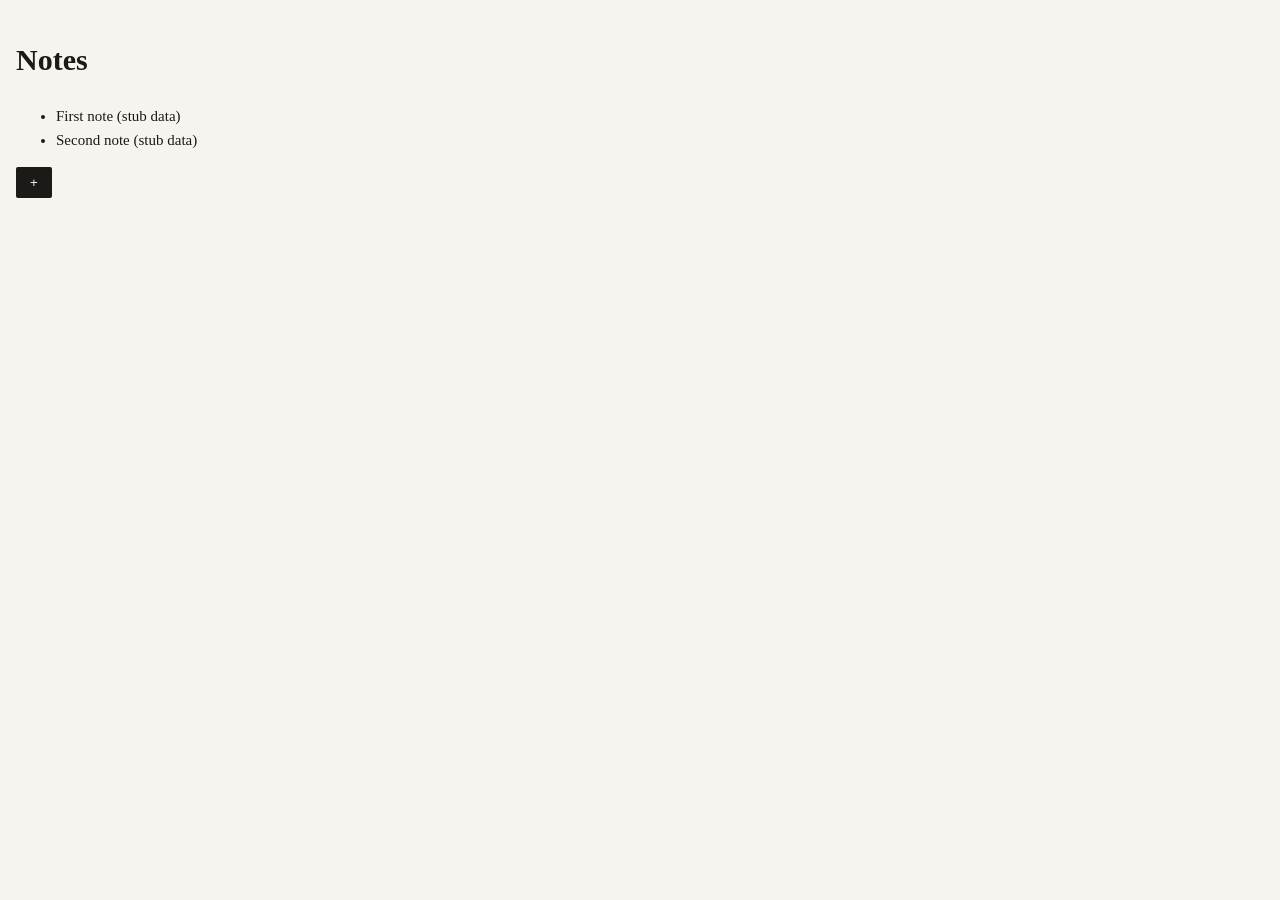
<file: web/index.html>
<!doctype html><html lang="en"><head><meta charset="utf-8"><meta name="viewport" content="width=device-width, initial-scale=1">
<title>Notes</title><link rel="stylesheet" href="tokens.css"><link rel="stylesheet" href="style.css"></head>
<body><main><h1>Notes</h1><ul id="list"></ul><p id="empty" hidden>No notes yet</p>
<button type="button" aria-label="Add note" title="Add note">+</button></main>
<script>
const empty = new URLSearchParams(location.search).get('state') === 'empty'
const notes = empty ? [] : ['First note (stub data)', 'Second note (stub data)']
for (const n of notes) { const li = document.createElement('li'); li.textContent = n; document.getElementById('list').append(li) }
document.getElementById('empty').hidden = notes.length > 0
</script></body></html>
</file>
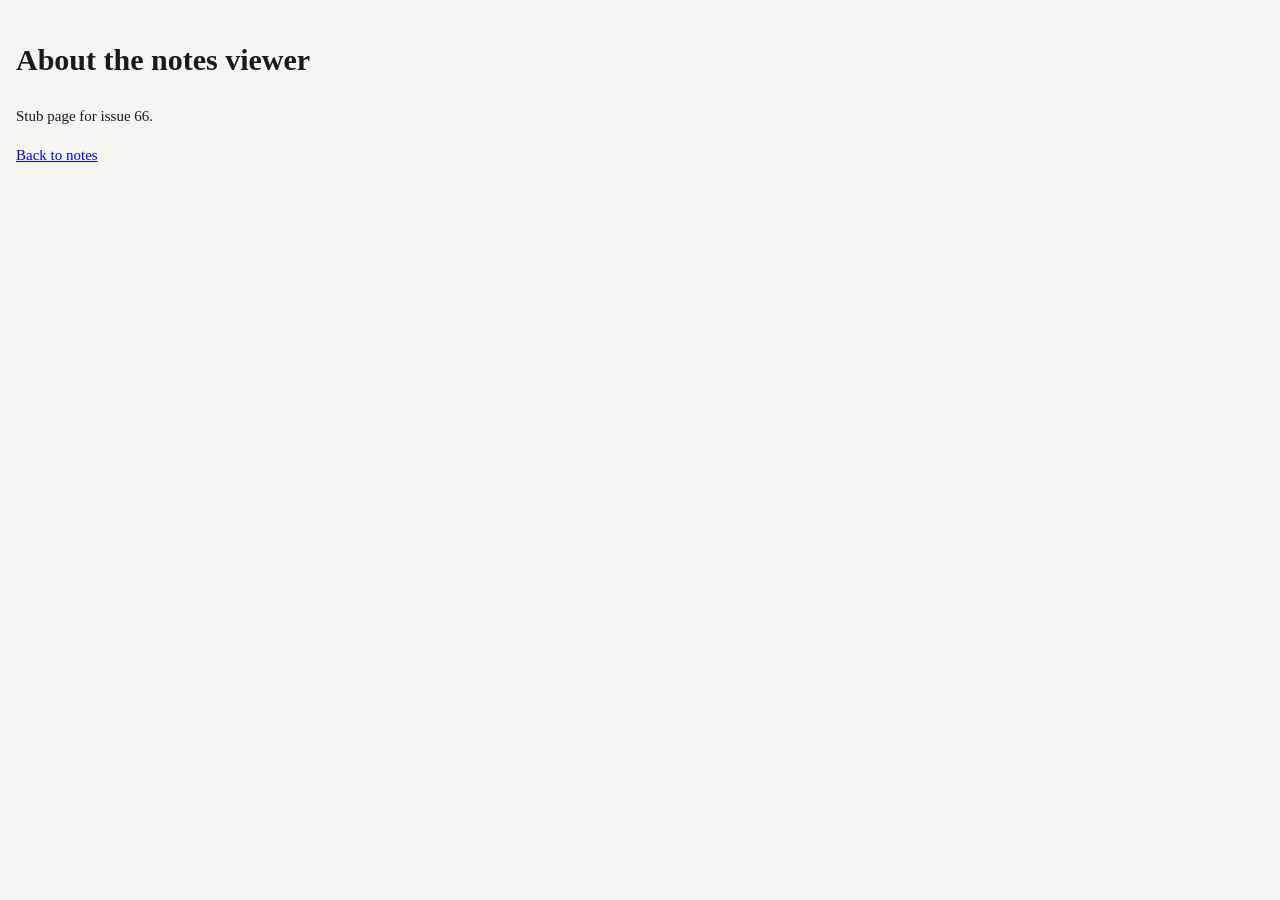
<file: web/about.html>
<!doctype html><html lang="en"><head><meta charset="utf-8"><meta name="viewport" content="width=device-width, initial-scale=1">
<title>About</title><link rel="stylesheet" href="tokens.css"><link rel="stylesheet" href="style.css"></head>
<body><main><h1>About the notes viewer</h1><p>Stub page for issue 66.</p><a href="index.html">Back to notes</a></main></body></html>
</file>
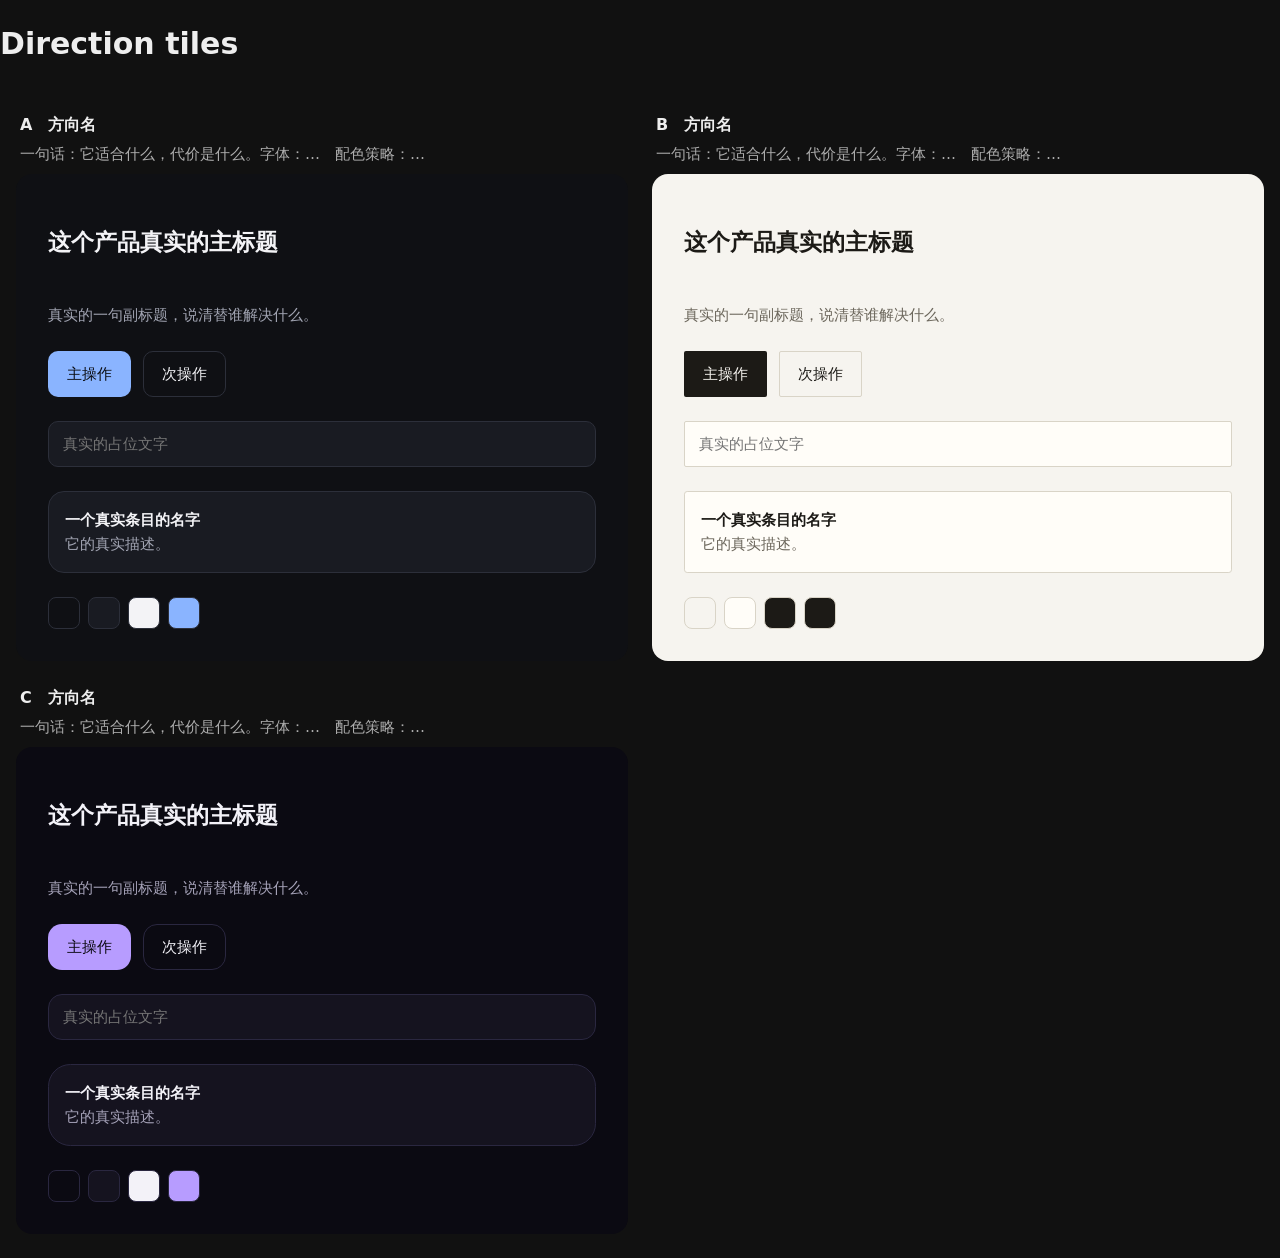
<file: docs/design/tiles/tiles.html>
<!doctype html>
<html lang="zh">
<head>
<meta charset="utf-8">
<meta name="viewport" content="width=device-width, initial-scale=1">
<title>方向样片</title>
<style>
  /* 每张样片在自己的 .tile 上定义一套变量，样片内部只用变量。三张的内容完全相同。 */
  *{box-sizing:border-box} body{margin:0;font:15px/1.6 system-ui,sans-serif;background:#111;color:#eee}
  .wrap{display:grid;gap:24px;padding:24px max(16px,env(safe-area-inset-right,0px)) 24px max(16px,env(safe-area-inset-left,0px));grid-template-columns:repeat(auto-fit,minmax(min(100%,420px),1fr))}
  .meta{padding:0 4px 8px} .meta h2{margin:0;font-size:16px} .meta p{margin:4px 0 0;opacity:.7}
  .tile{background:var(--bg);color:var(--text);border-radius:16px;padding:32px;display:flex;flex-direction:column;gap:24px;min-width:0}
  .tile h1{font:var(--display);margin:0;text-wrap:balance} .tile p{margin:0;color:var(--text-2);max-width:60ch}
  .row{display:flex;flex-wrap:wrap;gap:12px;align-items:center}
  .btn{font:inherit;padding:10px 18px;border-radius:var(--r);border:1px solid var(--border);background:transparent;color:inherit}
  .btn.primary{background:var(--accent);color:var(--on-accent);border-color:transparent}
  .field{font:inherit;padding:10px 14px;border-radius:var(--r);border:1px solid var(--border);background:var(--surface);color:inherit;min-width:0;flex:1}
  .card{background:var(--surface);border:1px solid var(--border);border-radius:calc(var(--r) * 1.6);padding:16px}
  .swatches{display:flex;gap:8px} .swatches i{width:32px;height:32px;border-radius:8px;border:1px solid var(--border)}
  .a{--bg:#0f1014;--surface:#191b22;--border:#2c2f3a;--text:#f3f3f6;--text-2:#a2a5b3;--accent:#8ab4ff;--on-accent:#0b0d12;--r:10px;--display:700 40px/1.1 system-ui,sans-serif}
  .b{--bg:#f6f4ef;--surface:#fffdf8;--border:#d9d4c7;--text:#1c1a16;--text-2:#6b665b;--accent:#1c1a16;--on-accent:#f6f4ef;--r:2px;--display:600 40px/1.1 Georgia,serif}
  .c{--bg:#0b0a12;--surface:#15131f;--border:#2a2740;--text:#f3f2f8;--text-2:#a5a2b8;--accent:#b79cff;--on-accent:#0b0a12;--r:14px;--display:800 40px/1.05 system-ui,sans-serif}
</style>
</head>
<body>
<h1>Direction tiles</h1>
<div class="wrap">
  <!-- 复制这一段三次，类名分别是 a、b、c。标题、正文、条目换成这个产品的真实内容，三张保持一致。 -->
  <section>
    <div class="meta"><h2>A　方向名</h2><p>一句话：它适合什么，代价是什么。字体：…　配色策略：…</p></div>
    <div class="tile a">
      <h2 class="headline">这个产品真实的主标题</h2>
      <p>真实的一句副标题，说清替谁解决什么。</p>
      <div class="row"><button class="btn primary">主操作</button><button class="btn">次操作</button></div>
      <div class="row"><input class="field" placeholder="真实的占位文字"></div>
      <div class="card"><strong>一个真实条目的名字</strong><p>它的真实描述。</p></div>
      <div class="swatches"><i style="background:var(--bg)"></i><i style="background:var(--surface)"></i><i style="background:var(--text)"></i><i style="background:var(--accent)"></i></div>
    </div>
  </section>
  <section>
    <div class="meta"><h2>B　方向名</h2><p>一句话：它适合什么，代价是什么。字体：…　配色策略：…</p></div>
    <div class="tile b">
      <h2 class="headline">这个产品真实的主标题</h2>
      <p>真实的一句副标题，说清替谁解决什么。</p>
      <div class="row"><button class="btn primary">主操作</button><button class="btn">次操作</button></div>
      <div class="row"><input class="field" placeholder="真实的占位文字"></div>
      <div class="card"><strong>一个真实条目的名字</strong><p>它的真实描述。</p></div>
      <div class="swatches"><i style="background:var(--bg)"></i><i style="background:var(--surface)"></i><i style="background:var(--text)"></i><i style="background:var(--accent)"></i></div>
    </div>
  </section>
  <section>
    <div class="meta"><h2>C　方向名</h2><p>一句话：它适合什么，代价是什么。字体：…　配色策略：…</p></div>
    <div class="tile c">
      <h2 class="headline">这个产品真实的主标题</h2>
      <p>真实的一句副标题，说清替谁解决什么。</p>
      <div class="row"><button class="btn primary">主操作</button><button class="btn">次操作</button></div>
      <div class="row"><input class="field" placeholder="真实的占位文字"></div>
      <div class="card"><strong>一个真实条目的名字</strong><p>它的真实描述。</p></div>
      <div class="swatches"><i style="background:var(--bg)"></i><i style="background:var(--surface)"></i><i style="background:var(--text)"></i><i style="background:var(--accent)"></i></div>
    </div>
  </section>
</div>
</body>
</html>
</file>
<file: web/tokens.css>
:root{--bg:#f6f4ef;--text:#1c1a16;--accent:#1c1a16;--on-accent:#f6f4ef;--r:2px}
@media (prefers-color-scheme: dark){:root{--bg:#15140f;--text:#f6f4ef;--accent:#f6f4ef;--on-accent:#15140f}}
</file>
<file: web/style.css>
body{margin:0;font:15px/1.6 Georgia,serif;background:var(--bg);color:var(--text)}
main{padding:16px}
button{background:var(--accent);color:var(--on-accent);border:0;border-radius:var(--r);padding:8px 14px}
</file>
